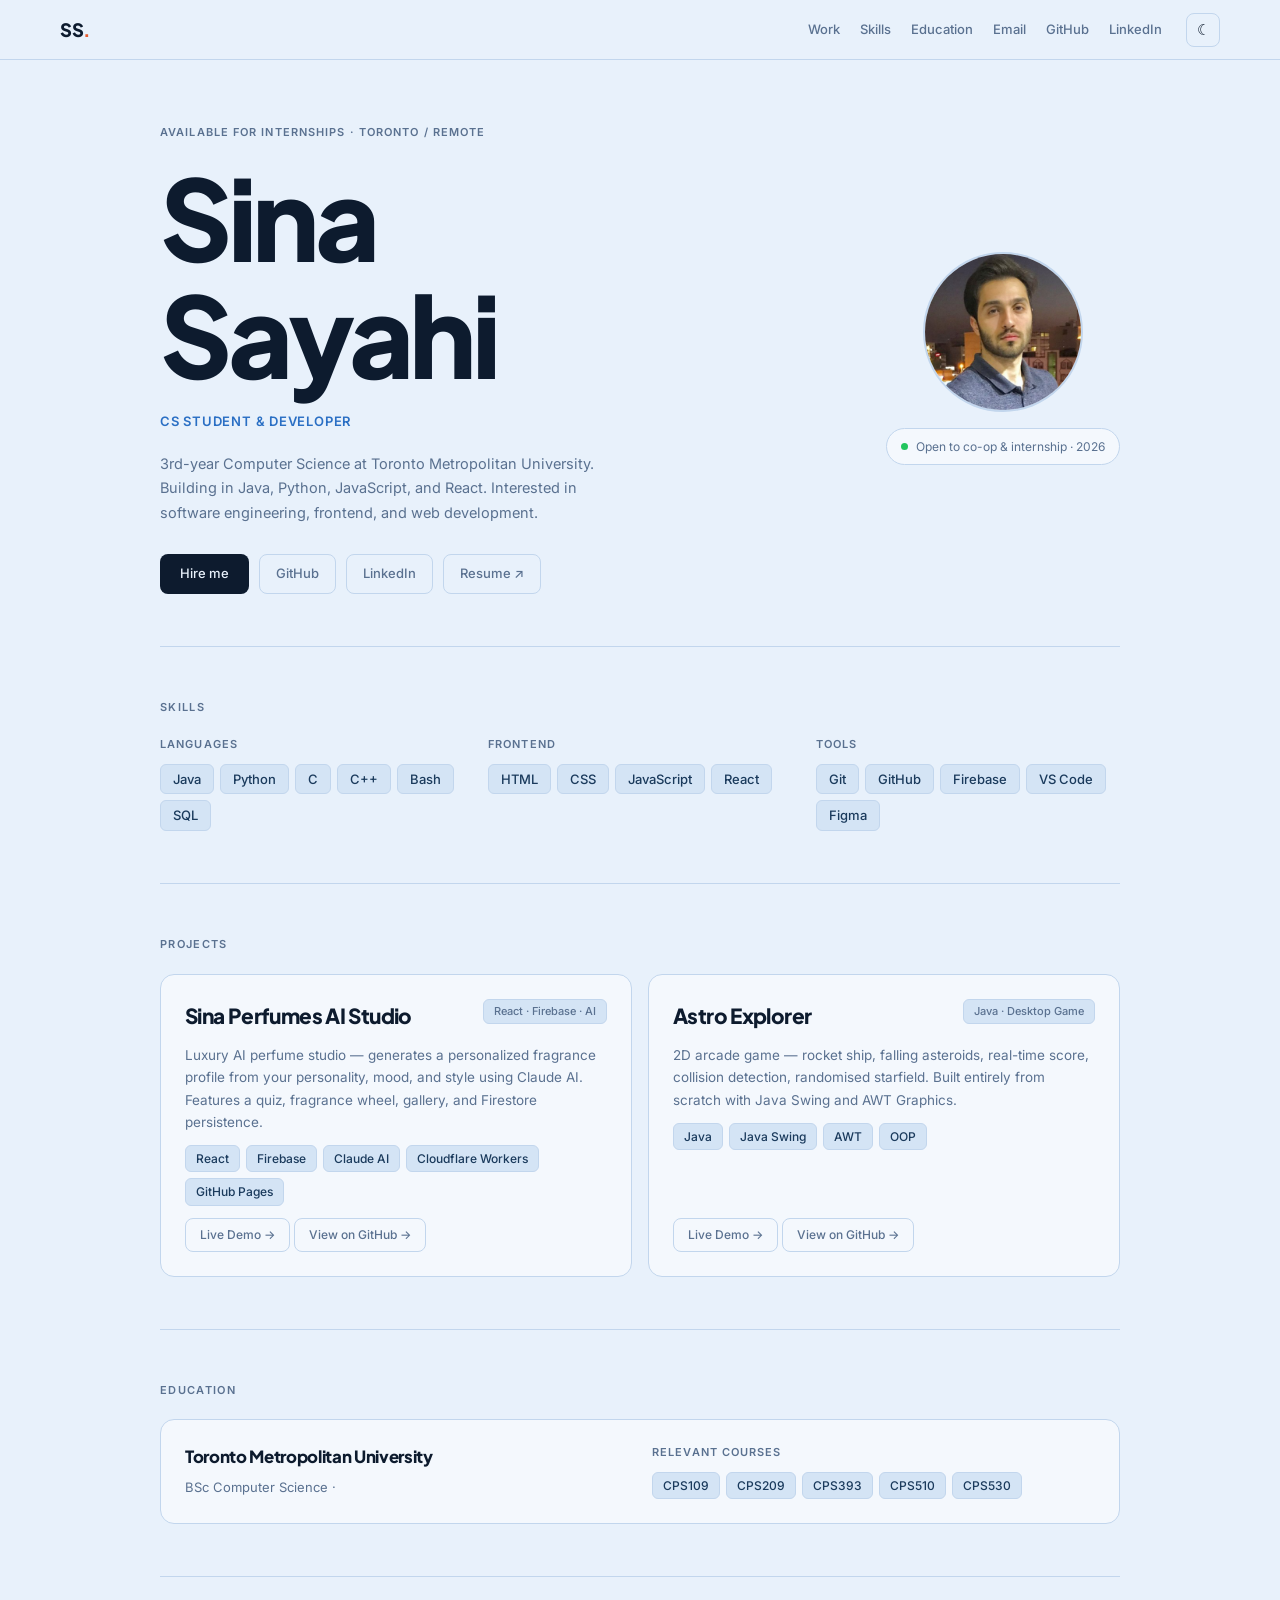
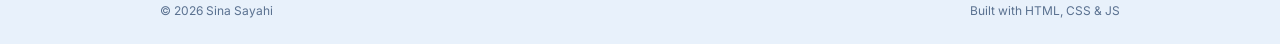
<file: index.html>
<!DOCTYPE html>
<html lang="en">
<head>
  <meta charset="UTF-8" />
  <meta name="viewport" content="width=device-width, initial-scale=1.0" />
  <title>Sina Sayahi — CS Student & Developer</title>
  <meta name="description" content="Sina Sayahi — 3rd-year Computer Science student at TMU. Seeking software & frontend internships in Toronto." />
  <link rel="preconnect" href="https://fonts.googleapis.com" />
  <link rel="preconnect" href="https://fonts.gstatic.com" crossorigin />
  <link href="https://fonts.googleapis.com/css2?family=Plus+Jakarta+Sans:wght@400;500;600;700;800&family=Inter:wght@400;500&display=swap" rel="stylesheet" />
  <link rel="stylesheet" href="style.css" />
</head>
<body>

  <!-- NAV -->
  <header class="nav">
    <span class="nav-logo">SS<span class="dot">.</span></span>
    <nav class="nav-links">
      <a href="#work">Work</a>
      <a href="#skills">Skills</a>
      <a href="#edu">Education</a>
      <a href="mailto:sina.sayahi@torontomu.ca">Email</a>
      <a href="https://github.com/cnasyh" target="_blank" rel="noopener">GitHub</a>
      <a href="https://www.linkedin.com/in/sina-sayahi" target="_blank" rel="noopener">LinkedIn</a>
    </nav>
    <button class="theme-btn" id="themeBtn" aria-label="Toggle theme">☾</button>
    <button class="burger" id="burger" aria-label="Menu">☰</button>
  </header>

  <div class="mobile-menu" id="mobileMenu">
    <a href="#work" class="mm-link">Work</a>
    <a href="#skills" class="mm-link">Skills</a>
    <a href="#edu" class="mm-link">Education</a>
    <a href="mailto:sina.sayahi@torontomu.ca" class="mm-link">Email</a>
    <a href="https://github.com/cnasyh" target="_blank" rel="noopener" class="mm-link">GitHub</a>
    <a href="https://www.linkedin.com/in/sina-sayahi" target="_blank" rel="noopener" class="mm-link">LinkedIn</a>
  </div>

  <main>

    <!-- HERO -->
    <section class="hero">
      <div class="hero-left">
        <p class="label">Available for internships · Toronto / Remote</p>
        <h1>Sina<br>Sayahi</h1>
        <p class="role">CS Student &amp; Developer</p>
        <p class="bio">3rd-year Computer Science at Toronto Metropolitan University. Building in Java, Python, JavaScript, and React. Interested in software engineering, frontend, and web development.</p>
        <div class="cta-row">
          <a href="mailto:sina.sayahi@torontomu.ca" class="btn-primary">Hire me</a>
          <a href="https://github.com/cnasyh" target="_blank" rel="noopener" class="btn-ghost">GitHub</a>
          <a href="https://www.linkedin.com/in/sina-sayahi" target="_blank" rel="noopener" class="btn-ghost">LinkedIn</a>
          <a href="Sina_syh_internship.pdf" target="_blank" rel="noopener" class="btn-ghost">Resume ↗</a>
        </div>
      </div>
      <div class="hero-right">
        <div class="photo-ring">
          <img src="myphoto.jpg" alt="Sina Sayahi" class="photo" />
        </div>
        <div class="status-card">
          <span class="status-dot"></span>
          <span>Open to co-op &amp; internship · 2026</span>
        </div>
      </div>
    </section>

    <!-- SKILLS -->
    <section class="section" id="skills">
      <p class="section-label">Skills</p>
      <div class="skills-row">
        <div class="skill-group">
          <p class="skill-title">Languages</p>
          <div class="tags">
            <span>Java</span><span>Python</span><span>C</span><span>C++</span><span>Bash</span><span>SQL</span>
          </div>
        </div>
        <div class="skill-group">
          <p class="skill-title">Frontend</p>
          <div class="tags">
            <span>HTML</span><span>CSS</span><span>JavaScript</span><span>React</span>
          </div>
        </div>
        <div class="skill-group">
          <p class="skill-title">Tools</p>
          <div class="tags">
            <span>Git</span><span>GitHub</span><span>Firebase</span><span>VS Code</span><span>Figma</span>
          </div>
        </div>
      </div>
    </section>

   <!-- PROJECTS -->
<section class="section" id="work">
  <p class="section-label">Projects</p>
  <div class="projects-grid">
    <article class="project-card">
      <div class="project-top">
        <h2 class="project-name">Sina Perfumes AI Studio</h2>
        <span class="project-tag">React · Firebase · AI</span>
      </div>
      <p class="project-desc">Luxury AI perfume studio — generates a personalized fragrance profile from your personality, mood, and style using Claude AI. Features a quiz, fragrance wheel, gallery, and Firestore persistence.</p>
      <div class="tags small">
        <span>React</span><span>Firebase</span><span>Claude AI</span><span>Cloudflare Workers</span><span>GitHub Pages</span>
      </div>
      <div class="project-links">
        <a href="https://cnasyh.github.io/sina-perfumes-ai-studio" target="_blank" rel="noopener" class="btn-ghost small">Live Demo →</a>
        <a href="https://github.com/cnasyh/sina-perfumes-ai-studio" target="_blank" rel="noopener" class="btn-ghost small">View on GitHub →</a>
      </div>
    </article>
    <article class="project-card">
      <div class="project-top">
        <h2 class="project-name">Astro Explorer</h2>
        <span class="project-tag">Java · Desktop Game</span>
      </div>
      <p class="project-desc">2D arcade game — rocket ship, falling asteroids, real-time score, collision detection, randomised starfield. Built entirely from scratch with Java Swing and AWT Graphics.</p>
      <div class="tags small">
        <span>Java</span><span>Java Swing</span><span>AWT</span><span>OOP</span>
      </div>
      <div class="project-links">
        <a href="demo/astro-explorer-demo.html" class="btn-ghost small">Live Demo →</a>
        <a href="https://github.com/cnasyh/astro-explorer-java" target="_blank" rel="noopener" class="btn-ghost small">View on GitHub →</a>
      </div>
    </article>
  </div>
</section>

    <!-- EDUCATION -->
    <section class="section" id="edu">
      <p class="section-label">Education</p>
      <div class="edu-card">
        <div class="edu-left">
          <p class="edu-school">Toronto Metropolitan University</p>
          <p class="edu-degree">BSc Computer Science ·</p>
        </div>
        <div class="edu-right">
          <p class="skill-title">Relevant Courses</p>
          <div class="tags small">
            <span>CPS109</span><span>CPS209</span><span>CPS393</span><span>CPS510</span><span>CPS530</span>
          </div>
        </div>
      </div>
    </section>

  </main>

  <footer class="footer">
    <span>© <span id="year"></span> Sina Sayahi</span>
    <span class="footer-built">Built with HTML, CSS &amp; JS</span>
  </footer>

  <script src="script.js"></script>
</body>
</html>
</file>
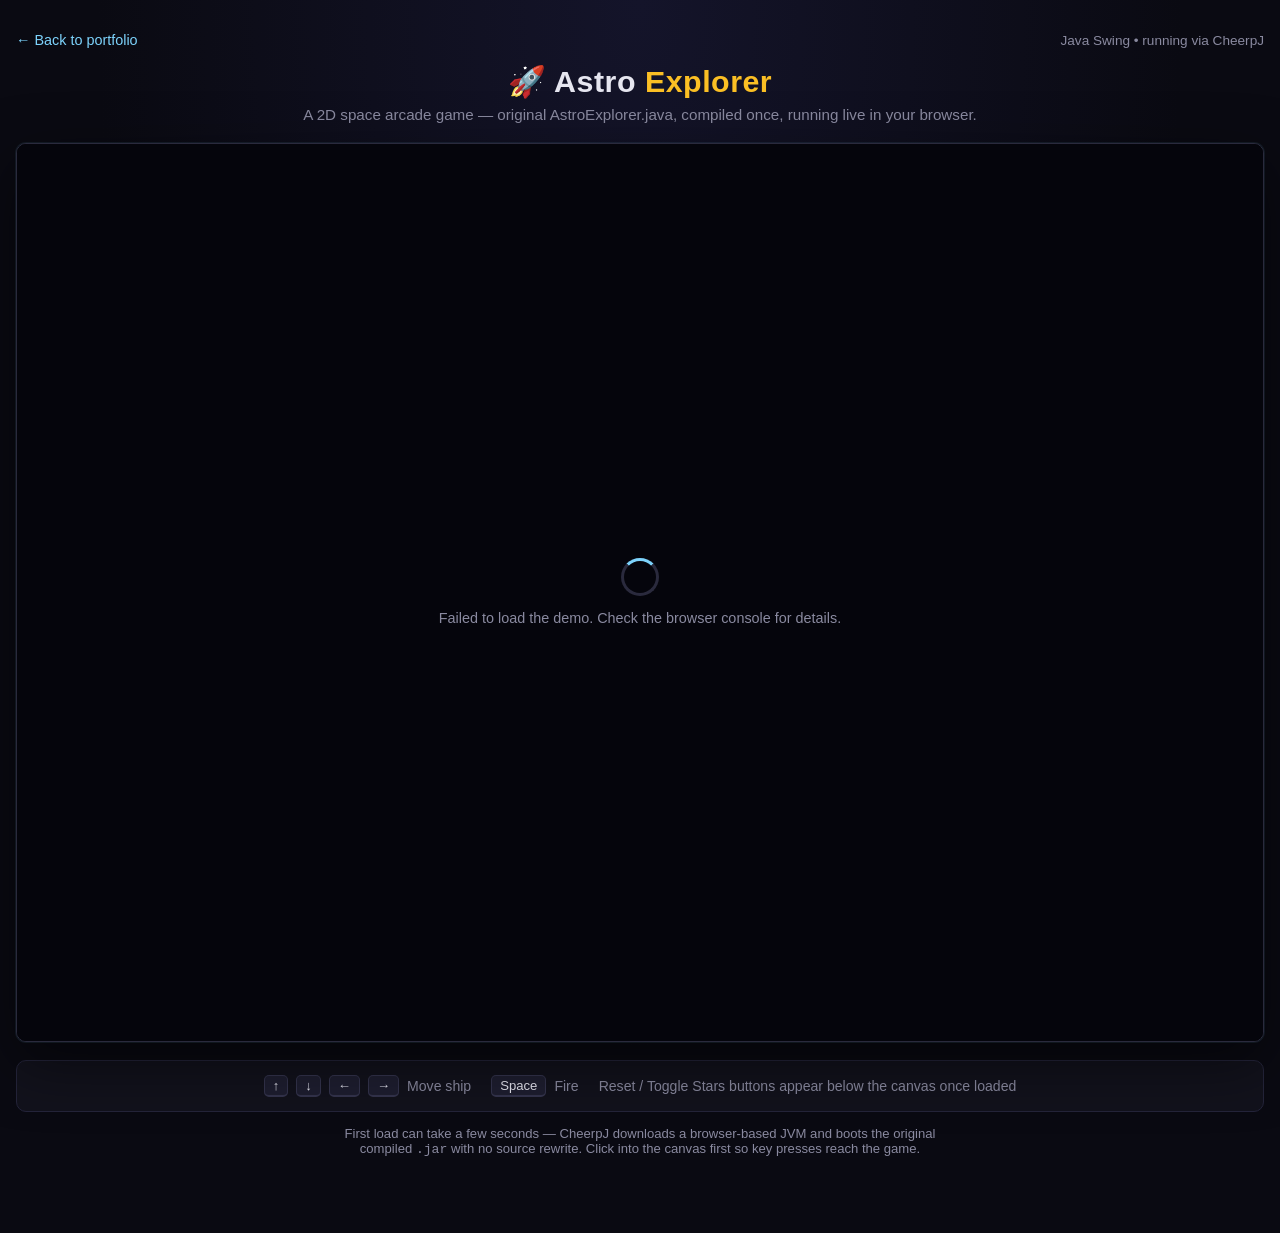
<file: demo/astro-explorer-demo (1).html>
<!DOCTYPE html>
<html lang="en">
<head>
<meta charset="UTF-8" />
<meta name="viewport" content="width=device-width, initial-scale=1.0" />
<title>Astro Explorer — Live Demo</title>

<!-- CheerpJ: runs the compiled JVM bytecode directly in the browser -->
<script src="https://cjrtnc.leaningtech.com/4.2/loader.js"></script>

<style>
  :root {
    --bg: #0a0a12;
    --panel: #12121c;
    --accent: #7dd3fc;
    --accent-warm: #fbbf24;
    --text: #e6e6f0;
    --muted: #8a8aa0;
  }

  * { box-sizing: border-box; }

  body {
    margin: 0;
    background: radial-gradient(ellipse at top, #14142a 0%, var(--bg) 60%);
    color: var(--text);
    font-family: -apple-system, BlinkMacSystemFont, "Segoe UI", Roboto, sans-serif;
    min-height: 100vh;
    display: flex;
    flex-direction: column;
    align-items: center;
    padding: 32px 16px 64px;
  }

  header {
    text-align: center;
    margin-bottom: 20px;
  }

  h1 {
    font-size: 1.9rem;
    margin: 0 0 6px;
    letter-spacing: 0.5px;
  }

  h1 span { color: var(--accent-warm); }

  header p {
    color: var(--muted);
    margin: 0;
    font-size: 0.95rem;
  }

  a.back-link {
    color: var(--accent);
    text-decoration: none;
    font-size: 0.9rem;
  }
  a.back-link:hover { text-decoration: underline; }

  .top-bar {
    width: 100%;
    max-width: 1500px;
    display: flex;
    justify-content: space-between;
    align-items: center;
    margin-bottom: 16px;
  }

  .stage-wrap {
    position: relative;
    width: 100%;
    max-width: 1500px;
    aspect-ratio: 1500 / 1080;
    background: #000;
    border: 1px solid #2a2a3d;
    border-radius: 10px;
    overflow: hidden;
    box-shadow: 0 0 0 1px rgba(125, 211, 252, 0.08), 0 20px 60px rgba(0, 0, 0, 0.5);
  }

  #cheerpjDisplay {
    width: 100%;
    height: 100%;
  }

  .overlay {
    position: absolute;
    inset: 0;
    display: flex;
    flex-direction: column;
    align-items: center;
    justify-content: center;
    gap: 14px;
    background: rgba(6, 6, 14, 0.92);
    transition: opacity 0.4s ease;
    z-index: 5;
  }

  .overlay.hidden {
    opacity: 0;
    pointer-events: none;
  }

  .spinner {
    width: 38px;
    height: 38px;
    border: 3px solid #2a2a3d;
    border-top-color: var(--accent);
    border-radius: 50%;
    animation: spin 0.9s linear infinite;
  }

  @keyframes spin { to { transform: rotate(360deg); } }

  .overlay p { color: var(--muted); font-size: 0.9rem; margin: 0; }

  .controls-card {
    margin-top: 18px;
    background: var(--panel);
    border: 1px solid #24243a;
    border-radius: 10px;
    padding: 14px 20px;
    display: flex;
    flex-wrap: wrap;
    gap: 20px;
    justify-content: center;
    max-width: 1500px;
    width: 100%;
  }

  .controls-card div {
    display: flex;
    align-items: center;
    gap: 8px;
    font-size: 0.88rem;
    color: var(--muted);
  }

  kbd {
    background: #1e1e30;
    border: 1px solid #34344d;
    border-bottom-width: 2px;
    border-radius: 5px;
    padding: 2px 8px;
    font-size: 0.82rem;
    color: var(--text);
    font-family: inherit;
  }

  .note {
    margin-top: 14px;
    color: var(--muted);
    font-size: 0.82rem;
    text-align: center;
    max-width: 600px;
  }
</style>
</head>
<body>

  <div class="top-bar">
    <a class="back-link" href="../index.html">&larr; Back to portfolio</a>
    <span style="color: var(--muted); font-size: 0.85rem;">Java Swing • running via CheerpJ</span>
  </div>

  <header>
    <h1>🚀 Astro <span>Explorer</span></h1>
    <p>A 2D space arcade game — original AstroExplorer.java, compiled once, running live in your browser.</p>
  </header>

  <div class="stage-wrap">
    <div id="cheerpjDisplay"></div>
    <div class="overlay" id="loadingOverlay">
      <div class="spinner"></div>
      <p id="loadingText">Booting JVM in your browser…</p>
    </div>
  </div>

  <div class="controls-card">
    <div><kbd>&uarr;</kbd><kbd>&darr;</kbd><kbd>&larr;</kbd><kbd>&rarr;</kbd> Move ship</div>
    <div><kbd>Space</kbd> Fire</div>
    <div>Reset / Toggle Stars buttons appear below the canvas once loaded</div>
  </div>

  <p class="note">
    First load can take a few seconds — CheerpJ downloads a browser-based JVM and boots the
    original compiled <code>.jar</code> with no source rewrite. Click into the canvas first so
    key presses reach the game.
  </p>

  <script>
    (async () => {
      const overlay = document.getElementById("loadingOverlay");
      const loadingText = document.getElementById("loadingText");

      try {
        await cheerpjInit({
          status: "none"
        });

        // Creates the on-screen AWT/Swing display surface at the game's native resolution.
        cheerpjCreateDisplay(1500, 1000, document.getElementById("cheerpjDisplay"));

        loadingText.textContent = "Starting Astro Explorer…";

        // /app/ maps to the ROOT of the web server (not this page's folder).
        // On a GitHub Pages project site the repo is served under a subpath,
        // so the jar's full site-relative path must be included here.
        await cheerpjRunJar("/app/sina-portfolio/demo/astro-explorer.jar");

        overlay.classList.add("hidden");
      } catch (err) {
        loadingText.textContent = "Failed to load the demo. Check the browser console for details.";
        console.error("CheerpJ error:", err);
      }
    })();
  </script>

</body>
</html>
</file>
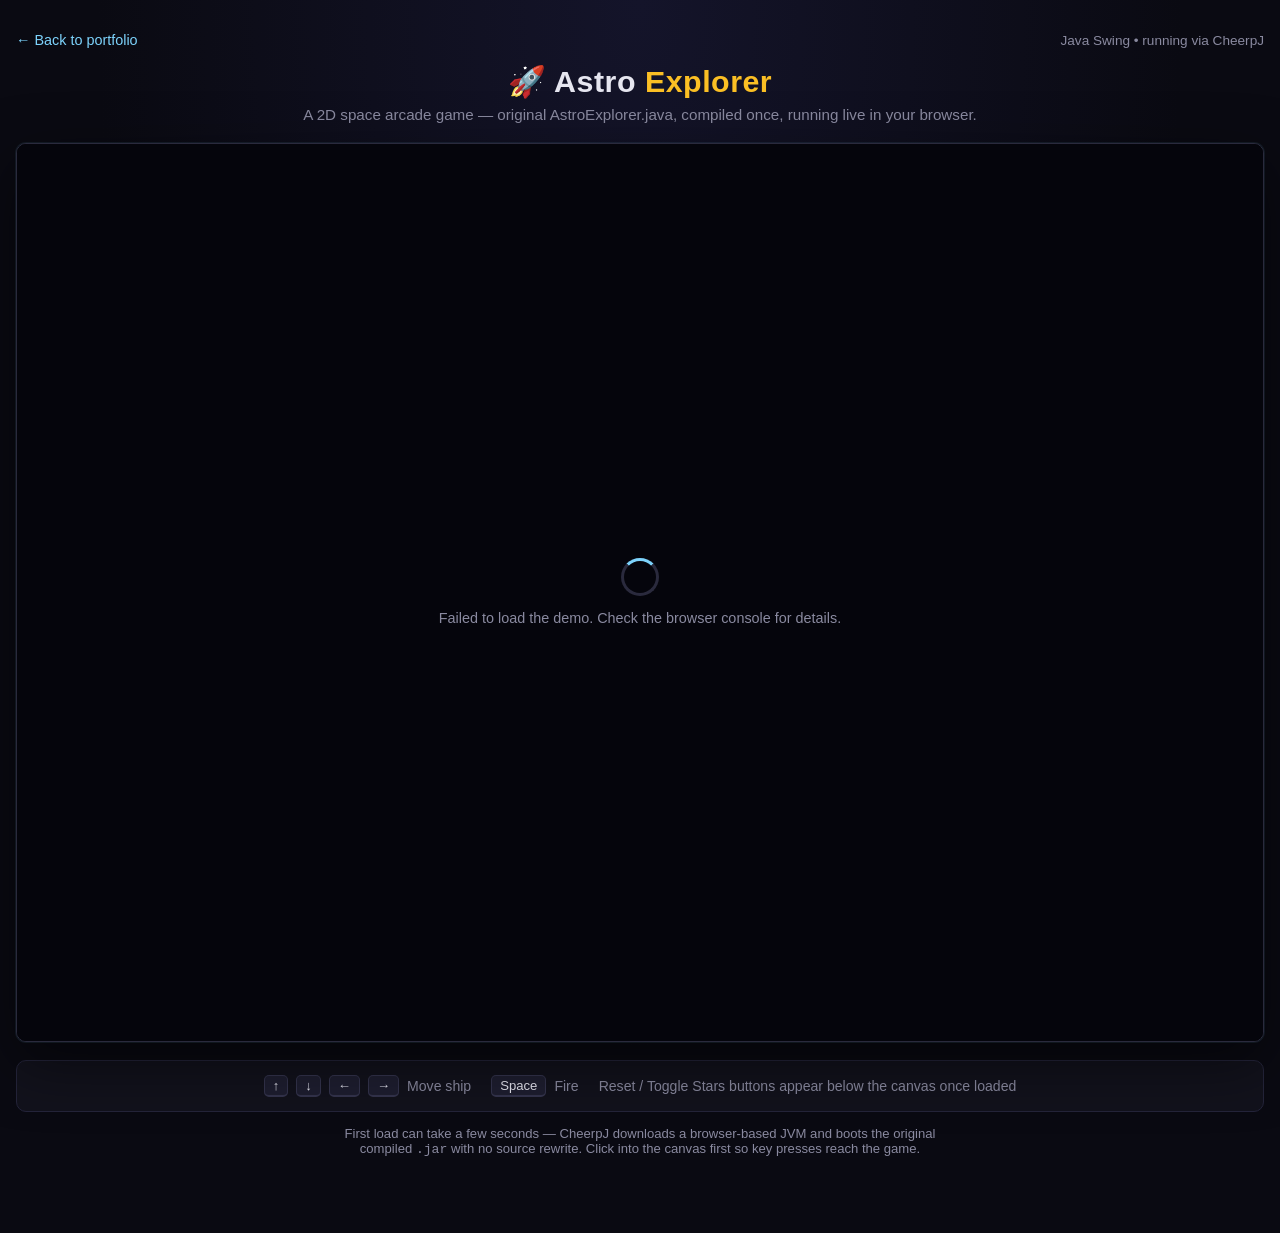
<file: demo/astro-explorer-demo.html>
<!DOCTYPE html>
<html lang="en">
<head>
<meta charset="UTF-8" />
<meta name="viewport" content="width=device-width, initial-scale=1.0" />
<title>Astro Explorer — Live Demo</title>

<!-- CheerpJ: runs the compiled JVM bytecode directly in the browser -->
<script src="https://cjrtnc.leaningtech.com/4.2/loader.js"></script>

<style>
  :root {
    --bg: #0a0a12;
    --panel: #12121c;
    --accent: #7dd3fc;
    --accent-warm: #fbbf24;
    --text: #e6e6f0;
    --muted: #8a8aa0;
  }

  * { box-sizing: border-box; }

  body {
    margin: 0;
    background: radial-gradient(ellipse at top, #14142a 0%, var(--bg) 60%);
    color: var(--text);
    font-family: -apple-system, BlinkMacSystemFont, "Segoe UI", Roboto, sans-serif;
    min-height: 100vh;
    display: flex;
    flex-direction: column;
    align-items: center;
    padding: 32px 16px 64px;
  }

  header {
    text-align: center;
    margin-bottom: 20px;
  }

  h1 {
    font-size: 1.9rem;
    margin: 0 0 6px;
    letter-spacing: 0.5px;
  }

  h1 span { color: var(--accent-warm); }

  header p {
    color: var(--muted);
    margin: 0;
    font-size: 0.95rem;
  }

  a.back-link {
    color: var(--accent);
    text-decoration: none;
    font-size: 0.9rem;
  }
  a.back-link:hover { text-decoration: underline; }

  .top-bar {
    width: 100%;
    max-width: 1500px;
    display: flex;
    justify-content: space-between;
    align-items: center;
    margin-bottom: 16px;
  }

  .stage-wrap {
    position: relative;
    width: 100%;
    max-width: 1500px;
    aspect-ratio: 1500 / 1080;
    background: #000;
    border: 1px solid #2a2a3d;
    border-radius: 10px;
    overflow: hidden;
    box-shadow: 0 0 0 1px rgba(125, 211, 252, 0.08), 0 20px 60px rgba(0, 0, 0, 0.5);
  }

  #cheerpjDisplay {
    width: 100%;
    height: 100%;
  }

  .overlay {
    position: absolute;
    inset: 0;
    display: flex;
    flex-direction: column;
    align-items: center;
    justify-content: center;
    gap: 14px;
    background: rgba(6, 6, 14, 0.92);
    transition: opacity 0.4s ease;
    z-index: 5;
  }

  .overlay.hidden {
    opacity: 0;
    pointer-events: none;
  }

  .spinner {
    width: 38px;
    height: 38px;
    border: 3px solid #2a2a3d;
    border-top-color: var(--accent);
    border-radius: 50%;
    animation: spin 0.9s linear infinite;
  }

  @keyframes spin { to { transform: rotate(360deg); } }

  .overlay p { color: var(--muted); font-size: 0.9rem; margin: 0; }

  .controls-card {
    margin-top: 18px;
    background: var(--panel);
    border: 1px solid #24243a;
    border-radius: 10px;
    padding: 14px 20px;
    display: flex;
    flex-wrap: wrap;
    gap: 20px;
    justify-content: center;
    max-width: 1500px;
    width: 100%;
  }

  .controls-card div {
    display: flex;
    align-items: center;
    gap: 8px;
    font-size: 0.88rem;
    color: var(--muted);
  }

  kbd {
    background: #1e1e30;
    border: 1px solid #34344d;
    border-bottom-width: 2px;
    border-radius: 5px;
    padding: 2px 8px;
    font-size: 0.82rem;
    color: var(--text);
    font-family: inherit;
  }

  .note {
    margin-top: 14px;
    color: var(--muted);
    font-size: 0.82rem;
    text-align: center;
    max-width: 600px;
  }
</style>
</head>
<body>

  <div class="top-bar">
    <a class="back-link" href="../index.html">&larr; Back to portfolio</a>
    <span style="color: var(--muted); font-size: 0.85rem;">Java Swing • running via CheerpJ</span>
  </div>

  <header>
    <h1>🚀 Astro <span>Explorer</span></h1>
    <p>A 2D space arcade game — original AstroExplorer.java, compiled once, running live in your browser.</p>
  </header>

  <div class="stage-wrap">
    <div id="cheerpjDisplay"></div>
    <div class="overlay" id="loadingOverlay">
      <div class="spinner"></div>
      <p id="loadingText">Booting JVM in your browser…</p>
    </div>
  </div>

  <div class="controls-card">
    <div><kbd>&uarr;</kbd><kbd>&darr;</kbd><kbd>&larr;</kbd><kbd>&rarr;</kbd> Move ship</div>
    <div><kbd>Space</kbd> Fire</div>
    <div>Reset / Toggle Stars buttons appear below the canvas once loaded</div>
  </div>

  <p class="note">
    First load can take a few seconds — CheerpJ downloads a browser-based JVM and boots the
    original compiled <code>.jar</code> with no source rewrite. Click into the canvas first so
    key presses reach the game.
  </p>

  <script>
    (async () => {
      const overlay = document.getElementById("loadingOverlay");
      const loadingText = document.getElementById("loadingText");

      try {
        await cheerpjInit({
          version: 17,
          status: "none"
        });

        // Creates the on-screen AWT/Swing display surface at the game's native resolution.
        cheerpjCreateDisplay(1500, 1000, document.getElementById("cheerpjDisplay"));

        loadingText.textContent = "Starting Astro Explorer…";

        // /app/ maps to the ROOT of the web server (not this page's folder).
        // On a GitHub Pages project site the repo is served under a subpath,
        // so the jar's full site-relative path must be included here.
        cheerpjRunJar("/app/sina-portfolio/demo/astro-explorer.jar?v=2");

        // cheerpjRunJar's promise resolves once the app is launched, not once
        // its window is actually painted, so fade the overlay shortly after
        // launch and also on the first click into the canvas (whichever first).
        const dismissOverlay = () => overlay.classList.add("hidden");
        setTimeout(dismissOverlay, 3000);
        document.getElementById("cheerpjDisplay").addEventListener("click", dismissOverlay, { once: true });
      } catch (err) {
        loadingText.textContent = "Failed to load the demo. Check the browser console for details.";
        console.error("CheerpJ error:", err);
      }
    })();
  </script>

</body>
</html>
</file>
<file: style.css>
/* ── Tokens ── */
:root {
  --bg:        #e8f1fb;
  --surface:   #f4f8fd;
  --text:      #0d1b2e;
  --muted:     #5a7190;
  --accent:    #0d1b2e;
  --tag-bg:    #d4e4f5;
  --tag-text:  #1a3a5c;
  --border:    #c2d6ed;
  --dot:       #22c55e;
  --radius:    14px;
  --max:       1080px;
}

body.dark {
  --bg:       #071628;
  --surface:  #0d2040;
  --text:     #d6e8ff;
  --muted:    #6a8fad;
  --accent:   #d6e8ff;
  --tag-bg:   #102035;
  --tag-text: #a8c8e8;
  --border:   #1a3550;
}

/* ── Reset ── */
*, *::before, *::after { box-sizing: border-box; margin: 0; padding: 0; }
html { scroll-behavior: smooth; }
body {
  font-family: 'Inter', sans-serif;
  background: var(--bg);
  color: var(--text);
  line-height: 1.6;
  font-size: 15px;
  transition: background .25s, color .25s;
}
a { color: inherit; text-decoration: none; }
img { display: block; max-width: 100%; }

/* ── Nav ── */
.nav {
  position: sticky;
  top: 0;
  z-index: 50;
  display: flex;
  align-items: center;
  gap: 24px;
  padding: 0 clamp(20px, 5vw, 60px);
  height: 60px;
  background: var(--bg);
  border-bottom: 1px solid var(--border);
  transition: background .25s;
}

.nav-logo {
  font-family: 'Plus Jakarta Sans', sans-serif;
  font-weight: 800;
  font-size: 1.15rem;
  letter-spacing: -.02em;
  margin-right: auto;
  color: var(--text);
}
.nav-logo .dot { color: #e55c2f; }

.nav-links {
  display: flex;
  gap: 20px;
}
.nav-links a {
  font-size: 13px;
  font-weight: 500;
  color: var(--muted);
  transition: color .15s;
}
.nav-links a:hover { color: var(--text); }

.theme-btn {
  background: none;
  border: 1px solid var(--border);
  border-radius: 8px;
  width: 34px;
  height: 34px;
  cursor: pointer;
  font-size: 15px;
  color: var(--text);
  transition: background .15s;
}
.theme-btn:hover { background: var(--tag-bg); }

.burger {
  display: none;
  background: none;
  border: 1px solid var(--border);
  border-radius: 8px;
  width: 34px;
  height: 34px;
  font-size: 16px;
  cursor: pointer;
  color: var(--text);
}

/* ── Mobile menu ── */
.mobile-menu {
  display: none;
  flex-direction: column;
  background: var(--surface);
  border-bottom: 1px solid var(--border);
  padding: 12px clamp(20px, 5vw, 60px);
  gap: 4px;
}
.mobile-menu.open { display: flex; }
.mm-link {
  font-size: 14px;
  font-weight: 500;
  color: var(--muted);
  padding: 8px 0;
  border-bottom: 1px solid var(--border);
  transition: color .15s;
}
.mm-link:last-child { border-bottom: none; }
.mm-link:hover { color: var(--text); }

/* ── Layout ── */
main {
  max-width: var(--max);
  margin: 0 auto;
  padding: 0 clamp(20px, 5vw, 60px);
}

.section {
  padding: 52px 0;
  border-bottom: 1px solid var(--border);
}

.section-label {
  font-family: 'Inter', sans-serif;
  font-size: 11px;
  font-weight: 600;
  text-transform: uppercase;
  letter-spacing: .12em;
  color: var(--muted);
  margin-bottom: 20px;
}

/* ── Hero ── */
.hero {
  display: grid;
  grid-template-columns: 1fr auto;
  align-items: center;
  gap: 48px;
  padding: 64px 0 52px;
  border-bottom: 1px solid var(--border);
}

.label {
  font-family: 'Inter', sans-serif;
  font-size: 11px;
  font-weight: 600;
  letter-spacing: .1em;
  text-transform: uppercase;
  color: var(--muted);
  margin-bottom: 16px;
}

h1 {
  font-family: 'Plus Jakarta Sans', sans-serif;
  font-weight: 800;
  font-size: clamp(3.5rem, 9vw, 7rem);
  line-height: 1.05;
  letter-spacing: -.04em;
  color: var(--text);
  margin-bottom: 18px;
}

.role {
  font-family: 'Inter', sans-serif;
  font-size: 13px;
  font-weight: 600;
  color: #2a6fc4;
  letter-spacing: .06em;
  text-transform: uppercase;
  margin-top: 8px;    
  margin-bottom: 20px;
}

.bio {
  max-width: 480px;
  color: var(--muted);
  font-size: 14.5px;
  line-height: 1.7;
  margin-bottom: 28px;
}

.cta-row {
  display: flex;
  flex-wrap: wrap;
  gap: 10px;
}

.btn-primary {
  display: inline-flex;
  align-items: center;
  height: 40px;
  padding: 0 20px;
  background: var(--text);
  color: var(--bg);
  font-size: 13px;
  font-weight: 500;
  border-radius: 8px;
  transition: opacity .15s;
}
.btn-primary:hover { opacity: .8; }

.btn-ghost {
  display: inline-flex;
  align-items: center;
  height: 40px;
  padding: 0 16px;
  background: none;
  color: var(--muted);
  font-size: 13px;
  font-weight: 500;
  border: 1px solid var(--border);
  border-radius: 8px;
  transition: color .15s, border-color .15s;
}
.btn-ghost:hover { color: var(--text); border-color: var(--text); }
.btn-ghost.small { height: 34px; padding: 0 14px; font-size: 12px; }

/* ── Hero right ── */
.hero-right {
  display: flex;
  flex-direction: column;
  align-items: center;
  gap: 16px;
}

.photo-ring {
  width: 160px;
  height: 160px;
  border-radius: 50%;
  border: 2px solid var(--border);
  overflow: hidden;
  background: var(--tag-bg);
}
.photo {
  width: 100%;
  height: 100%;
  object-fit: cover;
}

.status-card {
  display: flex;
  align-items: center;
  gap: 8px;
  padding: 8px 14px;
  background: var(--surface);
  border: 1px solid var(--border);
  border-radius: 999px;
  font-size: 12px;
  color: var(--muted);
  white-space: nowrap;
}
.status-dot {
  width: 7px;
  height: 7px;
  border-radius: 50%;
  background: var(--dot);
  flex-shrink: 0;
}

/* ── Skills ── */
.skills-row {
  display: grid;
  grid-template-columns: repeat(3, 1fr);
  gap: 24px;
}

.skill-group {}

.skill-title {
  font-family: 'Inter', sans-serif;
  font-size: 11px;
  font-weight: 600;
  text-transform: uppercase;
  letter-spacing: .1em;
  color: var(--muted);
  margin-bottom: 10px;
}

.tags {
  display: flex;
  flex-wrap: wrap;
  gap: 6px;
}
.tags span {
  background: var(--tag-bg);
  color: var(--tag-text);
  font-size: 13px;
  font-weight: 500;
  padding: 4px 12px;
  border-radius: 6px;
  border: 1px solid var(--border);
}
.tags.small span { font-size: 12px; padding: 3px 10px; }

/* ── Projects ── */
.projects-grid {
  display: grid;
  grid-template-columns: 1fr 1fr;
  gap: 16px;
}

.project-card {
  background: var(--surface);
  border: 1px solid var(--border);
  border-radius: var(--radius);
  padding: 24px;
  display: flex;
  flex-direction: column;
  gap: 12px;
  transition: border-color .15s;
}
.project-card:hover { border-color: var(--muted); }

.project-top {
  display: flex;
  align-items: flex-start;
  justify-content: space-between;
  gap: 12px;
  flex-wrap: wrap;
}

.project-name {
  font-family: 'Plus Jakarta Sans', sans-serif;
  font-weight: 800;
  font-size: 1.3rem;
  letter-spacing: -.03em;
  color: var(--text);
}

.project-tag {
  font-family: 'Inter', sans-serif;
  font-size: 11px;
  font-weight: 500;
  color: var(--muted);
  background: var(--tag-bg);
  border: 1px solid var(--border);
  border-radius: 6px;
  padding: 3px 10px;
  white-space: nowrap;
}

.project-desc {
  font-size: 13.5px;
  color: var(--muted);
  line-height: 1.65;
}

.project-links { margin-top: auto; }

/* ── Education ── */
.edu-card {
  display: grid;
  grid-template-columns: 1fr 1fr;
  gap: 24px;
  background: var(--surface);
  border: 1px solid var(--border);
  border-radius: var(--radius);
  padding: 24px;
}

.edu-school {
  font-family: 'Plus Jakarta Sans', sans-serif;
  font-weight: 800;
  font-size: 1.05rem;
  letter-spacing: -.02em;
  margin-bottom: 6px;
}
.edu-degree {
  font-size: 13px;
  color: var(--muted);
}

/* ── Footer ── */
.footer {
  max-width: var(--max);
  margin: 0 auto;
  padding: 24px clamp(20px, 5vw, 60px);
  display: flex;
  justify-content: space-between;
  font-size: 12px;
  color: var(--muted);
  font-family: 'Inter', sans-serif;
}

/* ── Responsive ── */
@media (max-width: 768px) {
  .nav-links { display: none; }
  .burger { display: inline-flex; align-items: center; justify-content: center; }

  .hero {
    grid-template-columns: 1fr;
    padding: 40px 0 40px;
    gap: 32px;
  }
  .hero-right { flex-direction: row; justify-content: flex-start; align-items: center; }
  .photo-ring { width: 100px; height: 100px; }

  .skills-row { grid-template-columns: 1fr; gap: 20px; }
  .projects-grid { grid-template-columns: 1fr; }
  .edu-card { grid-template-columns: 1fr; }
  .footer { flex-direction: column; gap: 4px; }
}
</file>
